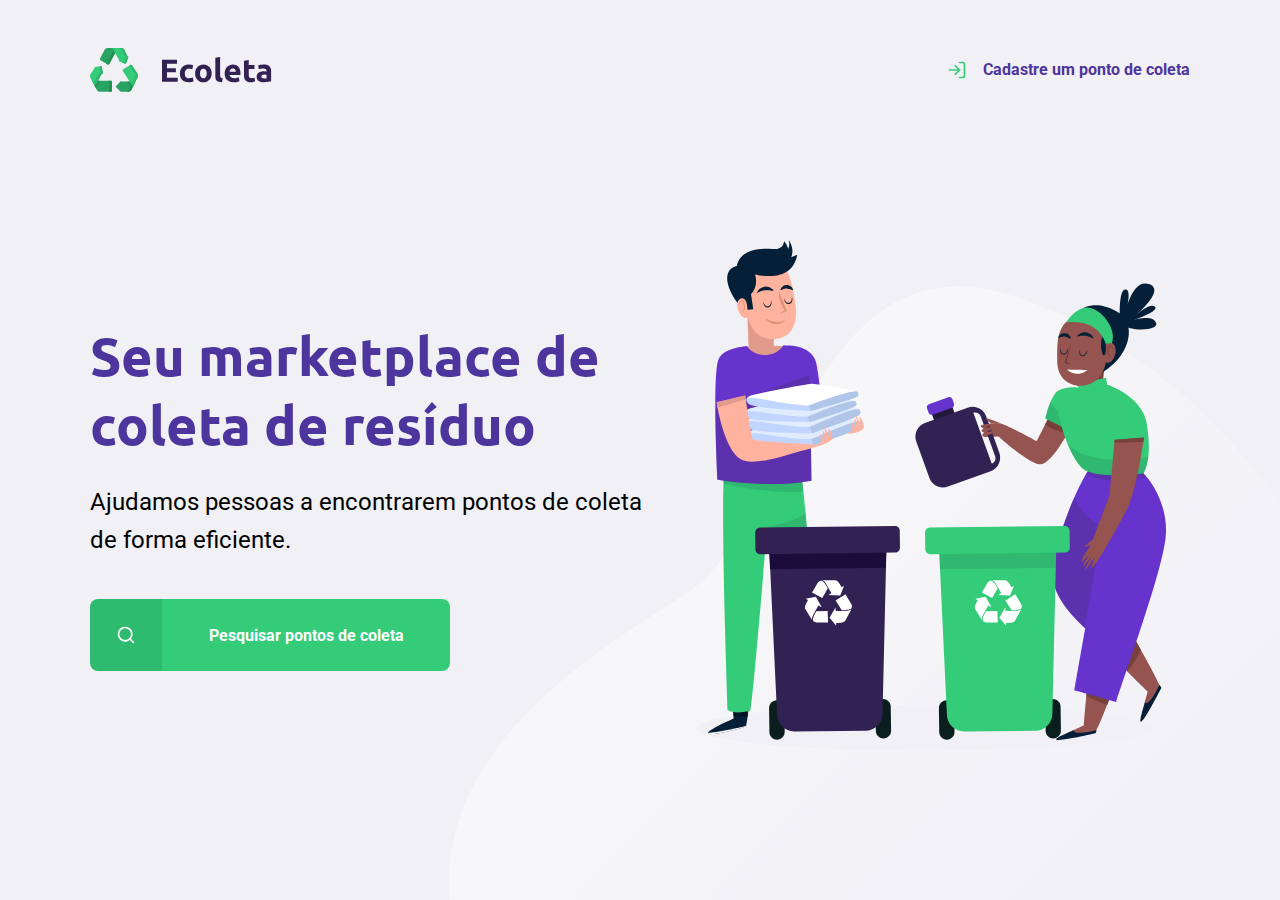
<file: index.html>
<!DOCTYPE html>
<html lang="pt-br">

<head>
    <meta charset="UTF-8">
    <meta name="viewport" content="width=device-width,initial-scale=1.0">
    <link href="https://fonts.googleapis.com/css2?family=Roboto&family=Ubuntu:wght@700&display=swap" rel="stylesheet">
    <link rel="stylesheet" href="style/main.css">
    <link rel="stylesheet" href="style/home.css">
    <link rel="stylesheet" href="style/resposive.css">
    <title>Ecoleta</title>


</head>

<body>

    <div id="page-home">

        <div class="content">
            <header>
                <img  class="ola" src="/icones/logo.svg" alt="Logomarca">
                <a href="create-point.html">
                    <span> </span>
                    Cadastre um ponto de coleta</a>
            </header>

            <main>

                <h1>Seu marketplace de coleta de resíduo </h1>

                <p> Ajudamos pessoas a encontrarem pontos de coleta de forma eficiente.</p>

               <a href="#"><span></span><strong>Pesquisar pontos de coleta</a>
            </main>


        </div>


    </div>


</body>

</html>
</file>
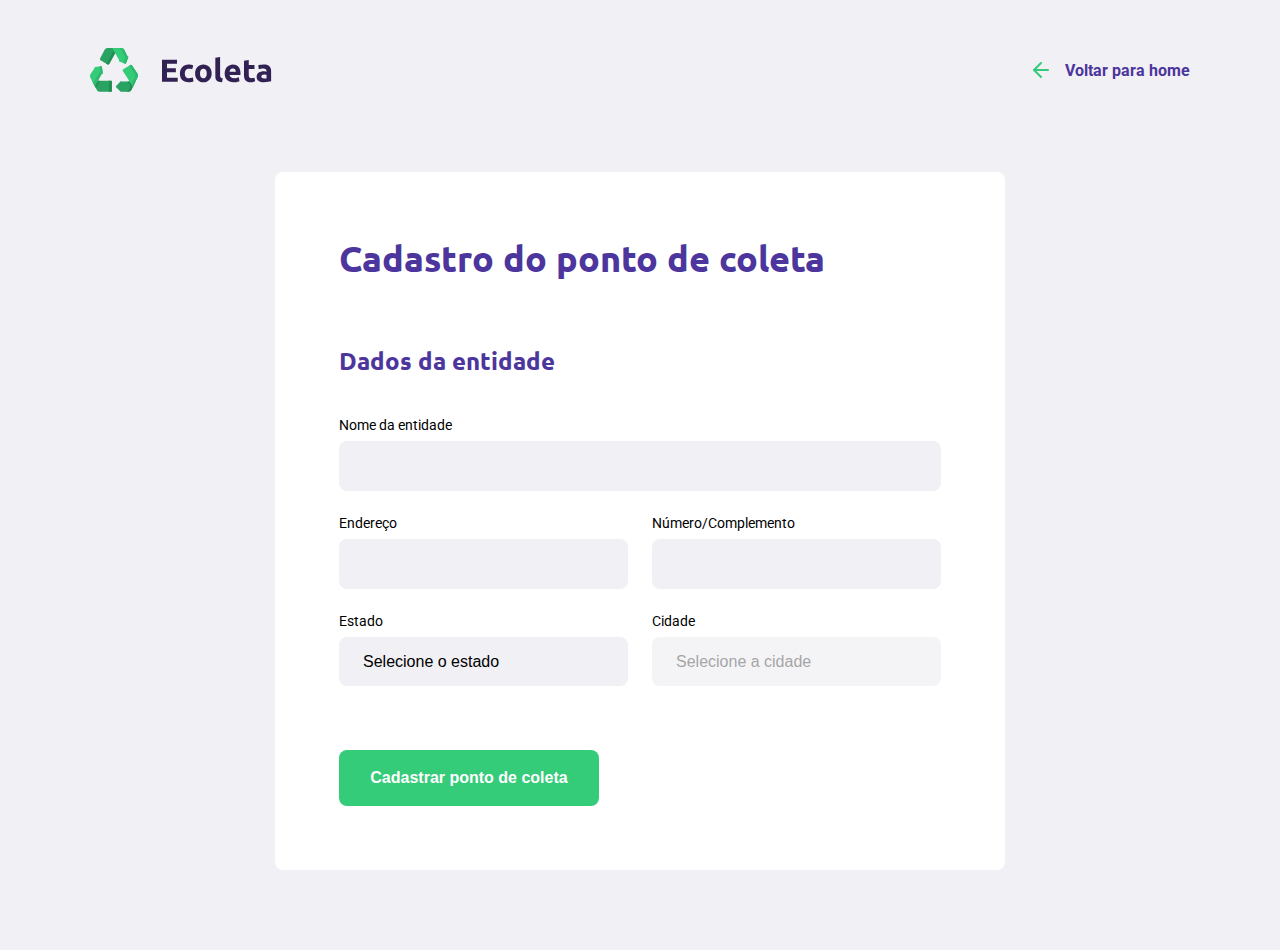
<file: create-point.html>
<!DOCTYPE html>
<html lang="pt-br">

<head>
    <meta charset="UTF-8">
    <meta name="viewport" content="width=device-width,initial-scale=1.0">
    <link href="https://fonts.googleapis.com/css2?family=Roboto&family=Ubuntu:wght@700&display=swap" rel="stylesheet">
    <link rel="stylesheet" href="style/main.css">
    <link rel="stylesheet" href="style/create-point.css">
    <link rel="stylesheet" href="style/resposive.css">
    <title>Criar um ponto de coleta</title>


</head>

<body>

    <div id="page-create-point">


        <header>
            <img class="ola" src="/icones/logo.svg" alt="Logomarca">
            <a href="index.html">
                <span> </span>
                Voltar para home</a>
        </header>

        <form action="">
            <h1>Cadastro do ponto de coleta</h1>

            <fieldset>
                <legend>
                    <h2>Dados da entidade</h2>
                </legend>

                <div class="field">
                    <label for="name">Nome da entidade</label>
                    <input type="text" name="name">
                </div>

                <div class="field-group">
                    <div class="field">
                        <label for="address">Endereço</label>
                        <input type="text" name="address">
                    </div>
                    <div class="field">
                        <label for="address2">Número/Complemento</label>
                        <input type="text" name="address2">
                    </div>
                </div>

                <div class="field-group">
                    <div class="field">
                        <label for="state">Estado</label>
                        <select name="uf" >
                            <option value="">Selecione o estado</option>
                            
                        </select>
                    </div>

                    <div class="field">
                        <label for="state">Cidade</label>
                        <select name="city" disabled>
                            <option value="">Selecione a cidade</option>
                            
                        </select>
                    </div>
                </div>

           
            <button type="submit">Cadastrar ponto de coleta</button>
        </form>

    </div>

<script src="/scripts/create-point.js"></script>
</body>

</html>
</file>
<file: style/main.css>
:root {
    --title-color: #4c359c;
    --naruto-color: #34cb79;
}

html {
    font-family: 'Roboto', sans-serif;
}

body {
    background: #f0f0f5;
    -webkit-font-smoothing: antialised;
}

a {
    text-decoration: none;

}

h1,h2,h3,h4,h5,h6 {
    font-family: 'Ubuntu', sans-serif;
    color: var(--title-color);
}

* {
    margin: 0;
    padding: 0;
    box-sizing: border-box;
}

/*Box MODEL

Modelo de caixa
Toda caixa tem
largura,altura,espaçamento,preechimento
bordas,cor,fundo,maneira que é vista pelo html(display)
posicionamento,alinhamentos
*/
</file>
<file: style/home.css>
#page-home {
    height: 100vh;

    background: url('../icones/home-background.svg') no-repeat;
    background-position: 35vw bottom;


}

#page-home .content {
    width: 90%;
    max-width: 1100px;
    height: 100%;

    margin: 0 auto;

    display: flex;
    flex-direction: column;
}

#page-home header {
    margin-top: 48px;

    display: flex;
    align-items: center;
    justify-content: space-between;
}

#page-home header a {
    display: flex;

    color: var(--title-color);
    font-weight: 700;

}

#page-home header a span {
    margin-right: 16px;
    display: flex;

    background-image: url('../icones/log-in.svg');

    width: 20px;
    height: 20px;
}

#page-home main {
    max-width: 560px;

    flex: 1;

    display: flex;
    flex-direction: column;
    justify-content: center;
}

#page-home main h1 {
    font-size: 54px;
    color: var(--title-color);
}

#page-home main p {
    font-size: 24px;
    line-height: 38px;
    margin-top: 24px;
}

#page-home main a {
    width: 100%;
    max-width: 360px;
    height: 72px;

    border-radius: 8px;

    display: flex;
    align-items: center;

    margin-top: 40px;

    background-color: var(--naruto-color);

    transition: 400ms;



}

#page-home main a:hover {
    background-color: #2fb86e;

}

#page-home main a span {
    width: 72px;
    height: 72px;

    border-top-left-radius: 8px;
    border-bottom-left-radius: 8px;

    background-color: rgba(0, 0, 0, 0.08);

    display: flex;
    align-items: center;
    justify-content: center;
}

#page-home main a span::after {
    content: "";
    background-image: url('../icones/search.svg');

    width: 20px;
    height: 20px;
}

#page-home main a strong {
    flex: 1;
    color: white;
    text-align: center;
}
</file>
<file: style/resposive.css>
@media(max-width:900px) {
    #page-home {
        background-position-x: 70vw;
    }

    #page-home .content {
        align-items: center;
        text-align: center;
    }

    #page-home header a {
        position: absolute;
        bottom: 48px;

        left: 50%;
        transform: translateX(-50%);
    }

    #page-home main {
        align-items: center;
    }
}

@media (min-width: 1700px){
    #page-home {
        background-position-x: 40vw;
    }
}

@media (max-height:760px){
    #page-home {
        background-position-y: 200px;
    }
}
</file>
<file: style/create-point.css>
#page-create-point
{
    width: 90%;
    max-width: 1100px;

    margin: 0 auto;
}

#page-create-point header{
    margin-top: 48px;

    display: flex;
    justify-content: space-between;
    align-items: center;
}

#page-create-point header a {
    color: var(--title-color);
    font-weight: bold;

    display: flex;
    align-items: center;
}
#page-create-point header a span{
    margin-right: 16px;
    background-image: url('../icones/arrow-left.svg');

    display: flex;

    width: 20px;
    height: 24px;
}

form{
    background-color: white;

    margin: 80px auto;
    margin-top: 80px;
    padding: 64px;

    border-radius: 8px;

    max-width: 730px;

   
}

form h1{
    font-size: 36px;
}

form fieldset {
    margin-top: 64px;

    border: 0;
}
form legend{
    margin-bottom:  40px;
}
form legend h2{
    font-size: 24px;
}

form .field{
    flex: 1;
    display: flex;
    flex-direction: column;

    margin-bottom: 24px;
}

form .field-group
{
    display: flex;
}

form input,
form select{
    background-color: #f0f0f5;

    border: 0;
    padding: 16px 24px;
    font-size: 16px;

    outline: none;

    border-radius: 8px;

}

form select
{
    -webkit-appearance: none;
    -moz-appearance: none;
    appearance: none;
}

form label {
    font-size: 14px;
    margin-bottom: 8px;
}

form .field-group .field + .field{
    margin-left: 24px;
}

form button
{
    width: 260px;
    height: 56px;

    background-color: var(--naruto-color);
    border-radius: 8px;

    color: white;
    font-weight: bold;
    font-size: 16px;

    border: 0;

    margin-top: 40px;

    transition: background-color 400ms;   
}

form button:hover{
    background-color: #2fb86e;
}
</file>
